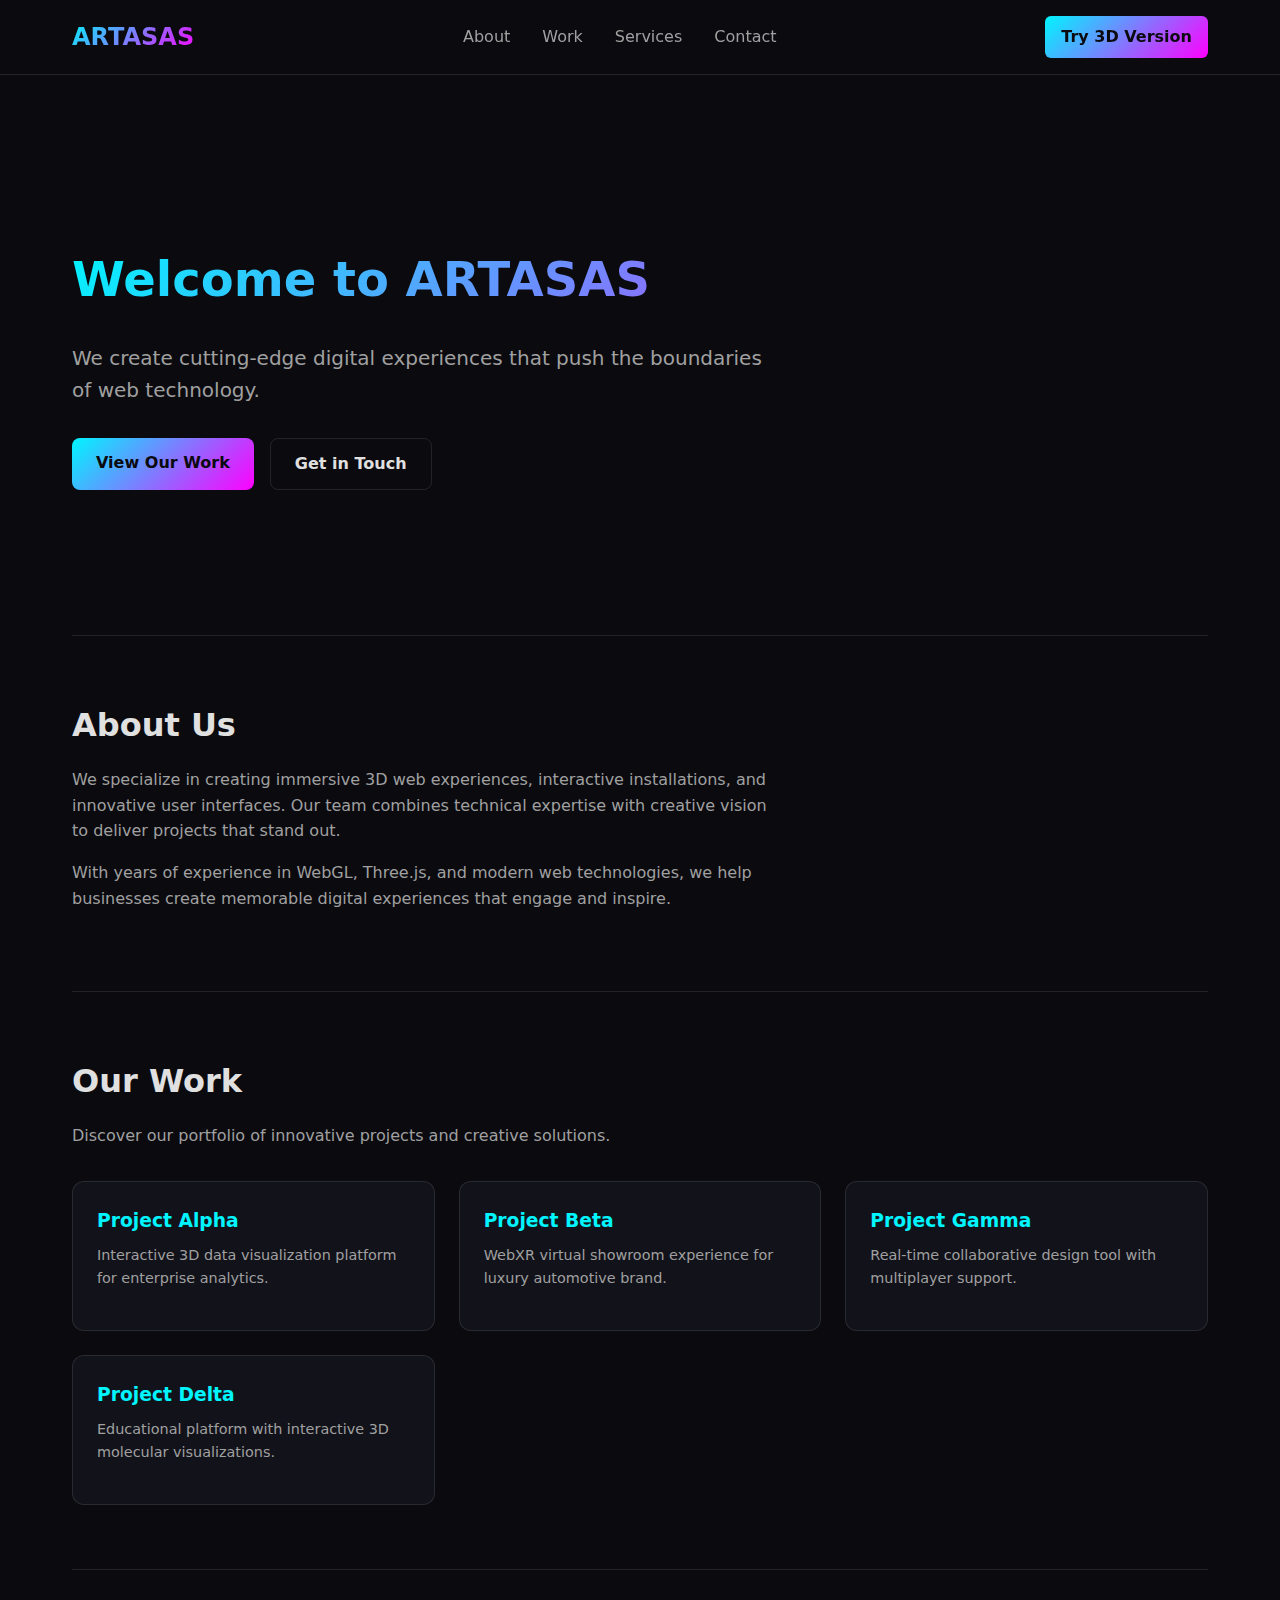
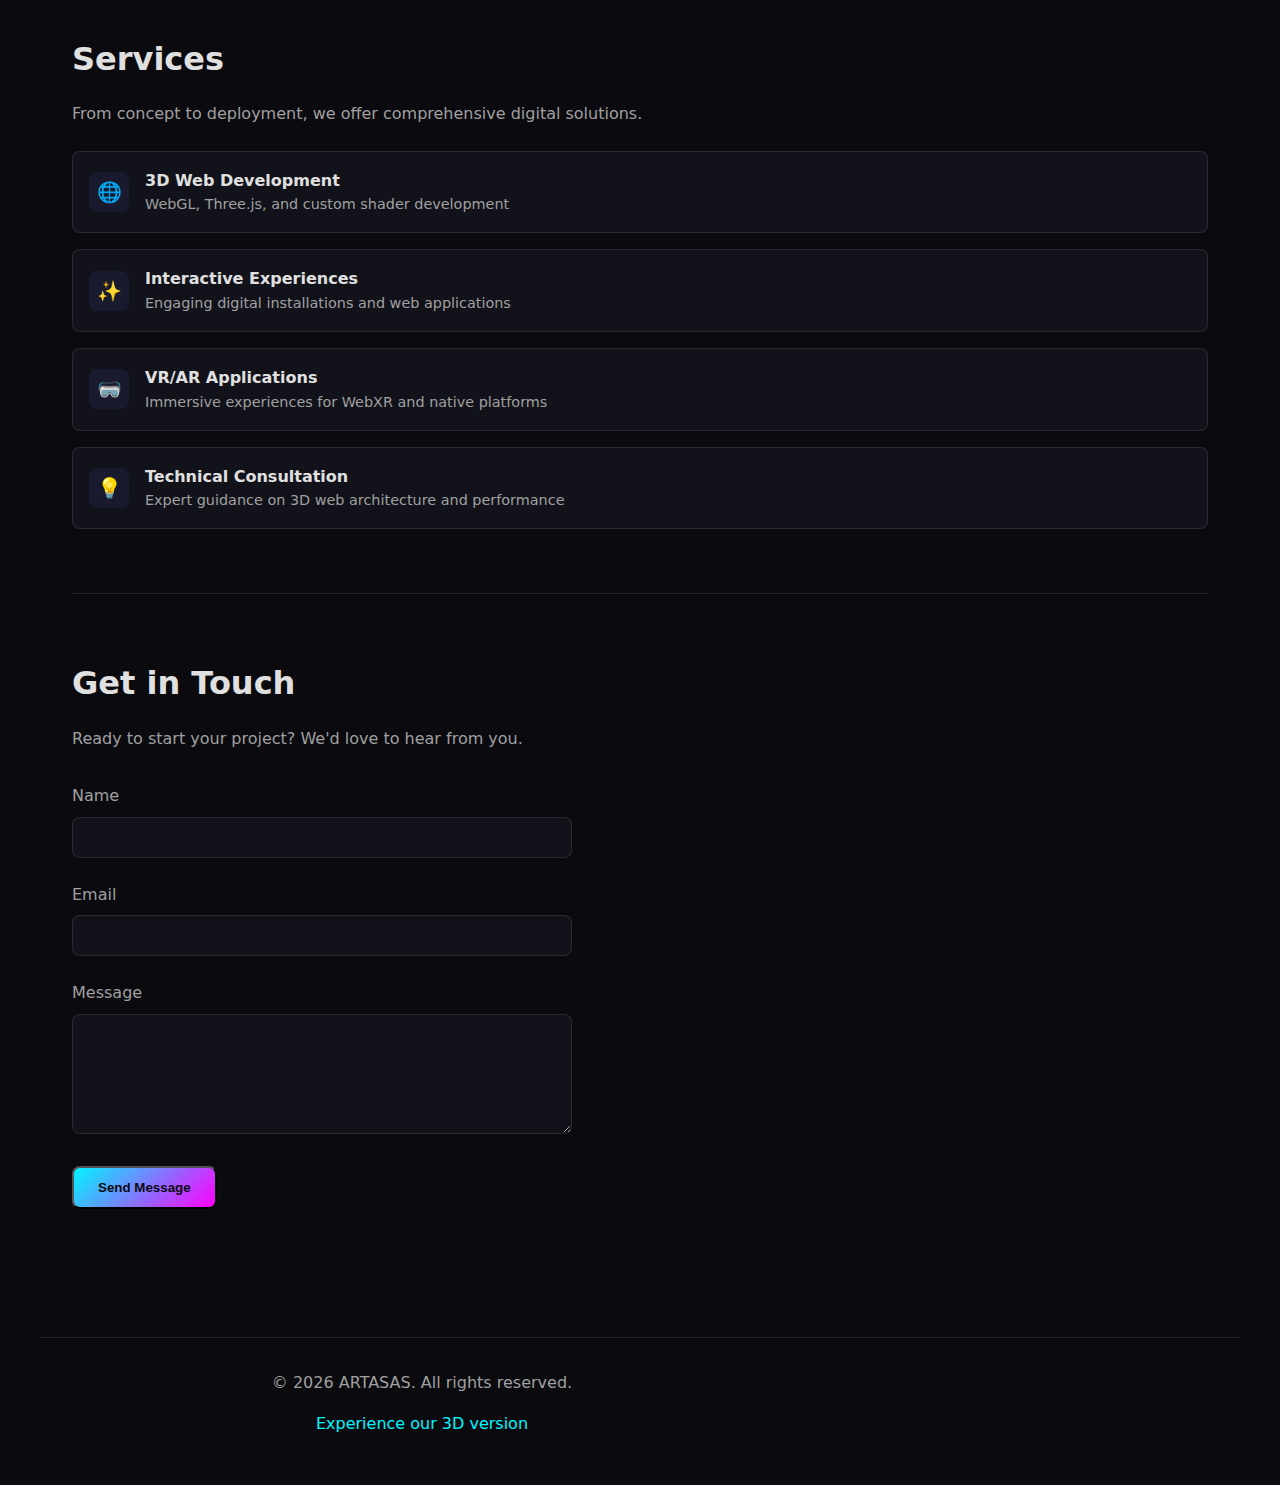
<file: fallback/index.html>
<!DOCTYPE html>
<html lang="en">
<head>
  <meta charset="UTF-8">
  <meta name="viewport" content="width=device-width, initial-scale=1.0">
  <meta name="description" content="2D version of our platform - accessible alternative to the 3D experience">
  <meta name="theme-color" content="#0a0a0f">
  <title>ARTASAS - 2D Version</title>
  <style>
    *, *::before, *::after {
      box-sizing: border-box;
      margin: 0;
      padding: 0;
    }
    
    :root {
      --bg-primary: #0a0a0f;
      --bg-secondary: #12121a;
      --bg-tertiary: #1a1a2e;
      --neon-cyan: #00f5ff;
      --neon-magenta: #ff00ff;
      --neon-purple: #8b5cf6;
      --text-primary: #e0e0e0;
      --text-secondary: #a0a0a0;
      --glass-border: rgba(255, 255, 255, 0.1);
    }
    
    html {
      scroll-behavior: smooth;
    }
    
    body {
      font-family: system-ui, -apple-system, BlinkMacSystemFont, 'Segoe UI', sans-serif;
      background: var(--bg-primary);
      color: var(--text-primary);
      line-height: 1.6;
      min-height: 100vh;
    }
    
    a {
      color: var(--neon-cyan);
      text-decoration: none;
      transition: color 0.2s;
    }
    
    a:hover {
      color: var(--neon-magenta);
    }
    
    /* Header */
    header {
      position: fixed;
      top: 0;
      left: 0;
      right: 0;
      background: rgba(10, 10, 15, 0.9);
      backdrop-filter: blur(10px);
      border-bottom: 1px solid var(--glass-border);
      z-index: 100;
    }
    
    nav {
      max-width: 1200px;
      margin: 0 auto;
      padding: 1rem 2rem;
      display: flex;
      justify-content: space-between;
      align-items: center;
    }
    
    .logo {
      font-size: 1.5rem;
      font-weight: 700;
      background: linear-gradient(135deg, var(--neon-cyan), var(--neon-magenta));
      -webkit-background-clip: text;
      -webkit-text-fill-color: transparent;
      background-clip: text;
    }
    
    .nav-links {
      display: flex;
      gap: 2rem;
      list-style: none;
    }
    
    .nav-links a {
      color: var(--text-secondary);
      transition: color 0.2s;
    }
    
    .nav-links a:hover {
      color: var(--text-primary);
    }
    
    .try-3d {
      padding: 0.5rem 1rem;
      background: linear-gradient(135deg, var(--neon-cyan), var(--neon-magenta));
      color: var(--bg-primary);
      border-radius: 6px;
      font-weight: 600;
    }
    
    /* Main Content */
    main {
      max-width: 1200px;
      margin: 0 auto;
      padding: 6rem 2rem 4rem;
    }
    
    section {
      padding: 4rem 0;
      border-bottom: 1px solid var(--glass-border);
    }
    
    section:last-child {
      border-bottom: none;
    }
    
    h1 {
      font-size: 3rem;
      margin-bottom: 1.5rem;
      background: linear-gradient(135deg, var(--neon-cyan), var(--neon-magenta));
      -webkit-background-clip: text;
      -webkit-text-fill-color: transparent;
      background-clip: text;
    }
    
    h2 {
      font-size: 2rem;
      margin-bottom: 1rem;
      color: var(--text-primary);
    }
    
    p {
      color: var(--text-secondary);
      margin-bottom: 1rem;
      max-width: 700px;
    }
    
    /* Hero */
    .hero {
      min-height: 60vh;
      display: flex;
      flex-direction: column;
      justify-content: center;
    }
    
    .hero-subtitle {
      font-size: 1.25rem;
      color: var(--text-secondary);
      margin-bottom: 2rem;
    }
    
    .hero-cta {
      display: flex;
      gap: 1rem;
      flex-wrap: wrap;
    }
    
    .btn {
      display: inline-block;
      padding: 0.75rem 1.5rem;
      border-radius: 8px;
      font-weight: 600;
      transition: transform 0.2s, box-shadow 0.2s;
    }
    
    .btn:hover {
      transform: translateY(-2px);
    }
    
    .btn-primary {
      background: linear-gradient(135deg, var(--neon-cyan), var(--neon-magenta));
      color: var(--bg-primary);
    }
    
    .btn-secondary {
      border: 1px solid var(--glass-border);
      color: var(--text-primary);
    }
    
    .btn-secondary:hover {
      border-color: var(--neon-cyan);
      color: var(--neon-cyan);
    }
    
    /* Cards */
    .cards {
      display: grid;
      grid-template-columns: repeat(auto-fit, minmax(280px, 1fr));
      gap: 1.5rem;
      margin-top: 2rem;
    }
    
    .card {
      background: var(--bg-secondary);
      border: 1px solid var(--glass-border);
      border-radius: 12px;
      padding: 1.5rem;
      transition: transform 0.2s, border-color 0.2s;
    }
    
    .card:hover {
      transform: translateY(-4px);
      border-color: var(--neon-purple);
    }
    
    .card h3 {
      color: var(--neon-cyan);
      margin-bottom: 0.5rem;
    }
    
    .card p {
      font-size: 0.9rem;
    }
    
    /* Services */
    .services-list {
      display: flex;
      flex-direction: column;
      gap: 1rem;
      margin-top: 1.5rem;
    }
    
    .service-item {
      display: flex;
      align-items: center;
      gap: 1rem;
      padding: 1rem;
      background: var(--bg-secondary);
      border-radius: 8px;
      border: 1px solid var(--glass-border);
    }
    
    .service-icon {
      width: 40px;
      height: 40px;
      display: flex;
      align-items: center;
      justify-content: center;
      background: var(--bg-tertiary);
      border-radius: 8px;
      font-size: 1.25rem;
    }
    
    /* Contact Form */
    .contact-form {
      max-width: 500px;
      margin-top: 2rem;
    }
    
    .form-group {
      margin-bottom: 1.5rem;
    }
    
    label {
      display: block;
      margin-bottom: 0.5rem;
      color: var(--text-secondary);
    }
    
    input, textarea {
      width: 100%;
      padding: 0.75rem;
      background: var(--bg-secondary);
      border: 1px solid var(--glass-border);
      border-radius: 8px;
      color: var(--text-primary);
      font-family: inherit;
      transition: border-color 0.2s;
    }
    
    input:focus, textarea:focus {
      outline: none;
      border-color: var(--neon-cyan);
    }
    
    textarea {
      resize: vertical;
      min-height: 120px;
    }
    
    /* Footer */
    footer {
      max-width: 1200px;
      margin: 0 auto;
      padding: 2rem;
      text-align: center;
      color: var(--text-secondary);
      border-top: 1px solid var(--glass-border);
    }
    
    /* Responsive */
    @media (max-width: 768px) {
      .nav-links {
        display: none;
      }
      
      h1 {
        font-size: 2rem;
      }
      
      main {
        padding: 5rem 1rem 2rem;
      }
      
      section {
        padding: 2rem 0;
      }
    }
    
    /* Reduced Motion */
    @media (prefers-reduced-motion: reduce) {
      * {
        transition: none !important;
        animation: none !important;
      }
      
      html {
        scroll-behavior: auto;
      }
    }
  </style>
</head>
<body>
  <header>
    <nav>
      <a href="#" class="logo">ARTASAS</a>
      <ul class="nav-links">
        <li><a href="#about">About</a></li>
        <li><a href="#work">Work</a></li>
        <li><a href="#services">Services</a></li>
        <li><a href="#contact">Contact</a></li>
      </ul>
      <a href="../index.html" class="try-3d">Try 3D Version</a>
    </nav>
  </header>
  
  <main>
    <section class="hero" id="home">
      <h1>Welcome to ARTASAS</h1>
      <p class="hero-subtitle">
        We create cutting-edge digital experiences that push the boundaries of web technology.
      </p>
      <div class="hero-cta">
        <a href="#work" class="btn btn-primary">View Our Work</a>
        <a href="#contact" class="btn btn-secondary">Get in Touch</a>
      </div>
    </section>
    
    <section id="about">
      <h2>About Us</h2>
      <p>
        We specialize in creating immersive 3D web experiences, interactive installations, 
        and innovative user interfaces. Our team combines technical expertise with creative 
        vision to deliver projects that stand out.
      </p>
      <p>
        With years of experience in WebGL, Three.js, and modern web technologies, we help 
        businesses create memorable digital experiences that engage and inspire.
      </p>
    </section>
    
    <section id="work">
      <h2>Our Work</h2>
      <p>Discover our portfolio of innovative projects and creative solutions.</p>
      
      <div class="cards">
        <div class="card">
          <h3>Project Alpha</h3>
          <p>Interactive 3D data visualization platform for enterprise analytics.</p>
        </div>
        <div class="card">
          <h3>Project Beta</h3>
          <p>WebXR virtual showroom experience for luxury automotive brand.</p>
        </div>
        <div class="card">
          <h3>Project Gamma</h3>
          <p>Real-time collaborative design tool with multiplayer support.</p>
        </div>
        <div class="card">
          <h3>Project Delta</h3>
          <p>Educational platform with interactive 3D molecular visualizations.</p>
        </div>
      </div>
    </section>
    
    <section id="services">
      <h2>Services</h2>
      <p>From concept to deployment, we offer comprehensive digital solutions.</p>
      
      <div class="services-list">
        <div class="service-item">
          <div class="service-icon">🌐</div>
          <div>
            <strong>3D Web Development</strong>
            <p style="margin: 0; font-size: 0.9rem;">WebGL, Three.js, and custom shader development</p>
          </div>
        </div>
        <div class="service-item">
          <div class="service-icon">✨</div>
          <div>
            <strong>Interactive Experiences</strong>
            <p style="margin: 0; font-size: 0.9rem;">Engaging digital installations and web applications</p>
          </div>
        </div>
        <div class="service-item">
          <div class="service-icon">🥽</div>
          <div>
            <strong>VR/AR Applications</strong>
            <p style="margin: 0; font-size: 0.9rem;">Immersive experiences for WebXR and native platforms</p>
          </div>
        </div>
        <div class="service-item">
          <div class="service-icon">💡</div>
          <div>
            <strong>Technical Consultation</strong>
            <p style="margin: 0; font-size: 0.9rem;">Expert guidance on 3D web architecture and performance</p>
          </div>
        </div>
      </div>
    </section>
    
    <section id="contact">
      <h2>Get in Touch</h2>
      <p>Ready to start your project? We'd love to hear from you.</p>
      
      <form class="contact-form" action="#" method="POST">
        <div class="form-group">
          <label for="name">Name</label>
          <input type="text" id="name" name="name" required>
        </div>
        <div class="form-group">
          <label for="email">Email</label>
          <input type="email" id="email" name="email" required>
        </div>
        <div class="form-group">
          <label for="message">Message</label>
          <textarea id="message" name="message" required></textarea>
        </div>
        <button type="submit" class="btn btn-primary">Send Message</button>
      </form>
    </section>
  </main>
  
  <footer>
    <p>&copy; 2026 ARTASAS. All rights reserved.</p>
    <p style="margin-top: 0.5rem;">
      <a href="../index.html">Experience our 3D version</a>
    </p>
  </footer>
</body>
</html>
</file>
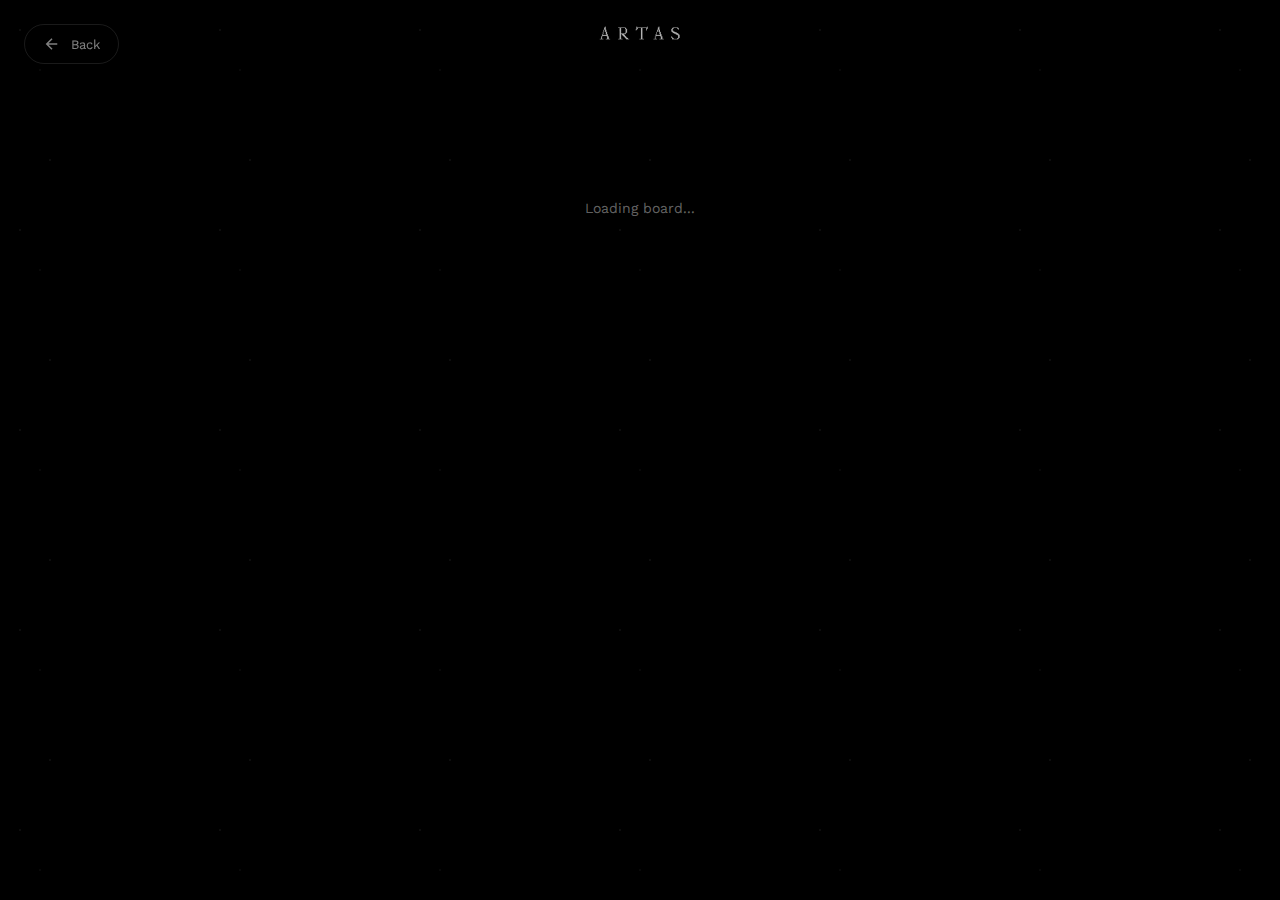
<file: board.html>
<!DOCTYPE html>
<html lang="en">
<head>
  <meta charset="UTF-8">
  <meta name="viewport" content="width=device-width, initial-scale=1.0, maximum-scale=1.0, user-scalable=no">
  <meta name="description" content="ARTASAS - Board">
  <meta name="theme-color" content="#0a0a0f">
  <title>Board — ARTASAS</title>
  <link rel="icon" type="image/png" href="FAVICON.png">
  <link rel="preconnect" href="https://fonts.googleapis.com">
  <link rel="preconnect" href="https://fonts.gstatic.com" crossorigin>
  <link href="https://fonts.googleapis.com/css2?family=Work+Sans:wght@300;400;500;600&display=swap" rel="stylesheet">

  <style>
    *, *::before, *::after { box-sizing: border-box; margin: 0; padding: 0; }

    html, body {
      min-height: 100%;
      background: #000;
      color: #e0e0e0;
      font-family: 'Work Sans', -apple-system, BlinkMacSystemFont, 'Segoe UI', Roboto, sans-serif;
    }

    body::before {
      content: '';
      position: fixed;
      inset: 0;
      background-image:
        radial-gradient(1px 1px at 20px 30px, rgba(255,255,255,0.3), transparent),
        radial-gradient(1px 1px at 40px 70px, rgba(255,255,255,0.2), transparent),
        radial-gradient(1px 1px at 50px 160px, rgba(255,255,255,0.3), transparent);
      background-repeat: repeat;
      background-size: 200px 200px;
      pointer-events: none;
      opacity: 0.6;
    }

    .logo { position: fixed; top: 24px; left: 50%; transform: translateX(-50%); z-index: 100; }
    .logo a { display: block; opacity: 0.7; transition: opacity 0.3s; }
    .logo a:hover { opacity: 1; }
    .logo img { height: 20px; width: auto; }

    .back-btn {
      position: fixed; top: 24px; left: 24px; z-index: 100;
      display: flex; align-items: center; gap: 10px;
      padding: 10px 18px; background: transparent;
      border: 1px solid rgba(255, 255, 255, 0.1); border-radius: 24px;
      color: rgba(255, 255, 255, 0.5); font-size: 13px;
      text-decoration: none; cursor: pointer; transition: all 0.3s ease;
    }
    .back-btn:hover { border-color: rgba(255, 255, 255, 0.25); color: rgba(255, 255, 255, 0.8); }
    .back-btn svg { width: 18px; height: 18px; }

    .board-container { padding: 100px 24px 60px; }

    .board-header {
      text-align: center;
      margin-bottom: 48px;
      padding-bottom: 32px;
      border-bottom: 1px solid rgba(255, 255, 255, 0.06);
    }

    .board-title { font-size: 22px; font-weight: 500; color: #fff; margin-bottom: 8px; }
    .board-meta { font-size: 13px; color: rgba(255, 255, 255, 0.4); }

    .board-actions {
      display: flex; justify-content: center; gap: 8px; margin-top: 16px;
    }

    .board-action-btn {
      padding: 8px 16px; background: rgba(255, 255, 255, 0.06);
      border: 1px solid rgba(255, 255, 255, 0.1); border-radius: 24px;
      color: rgba(255, 255, 255, 0.6); font-family: inherit; font-size: 12px;
      cursor: pointer; transition: all 0.2s ease;
    }
    .board-action-btn:hover { background: rgba(255, 255, 255, 0.1); color: #fff; }
    .board-action-btn.danger:hover { background: rgba(255, 80, 80, 0.15); color: #ff6b6b; border-color: rgba(255, 80, 80, 0.3); }

    .images-grid {
      display: grid;
      grid-template-columns: repeat(auto-fill, minmax(220px, 1fr));
      gap: 12px;
    }

    .grid-item {
      position: relative; aspect-ratio: 1; border-radius: 6px;
      overflow: hidden; background: #0a0a0a; cursor: pointer;
      transition: opacity 0.3s ease;
    }
    .grid-item:hover { opacity: 0.85; }
    .grid-item img { width: 100%; height: 100%; object-fit: cover; }

    .empty-state {
      text-align: center; padding: 80px 24px;
      color: rgba(255, 255, 255, 0.3); font-size: 14px;
    }

    @media (max-width: 768px) {
      .board-container { padding: 90px 16px 40px; }
      .images-grid { grid-template-columns: repeat(auto-fill, minmax(140px, 1fr)); gap: 8px; }
    }
  </style>
</head>
<body>
  <div class="logo"><a href="index.html"><img src="logo2.png" alt="ARTASAS"></a></div>

  <a href="javascript:history.back()" class="back-btn">
    <svg viewBox="0 0 24 24" fill="none" stroke="currentColor" stroke-width="2"><path d="M19 12H5M12 19l-7-7 7-7"/></svg>
    Back
  </a>

  <div class="board-container">
    <div id="loading" style="text-align:center;padding:100px 0;color:rgba(255,255,255,0.4);font-size:14px;">Loading board...</div>

    <div class="board-header" id="board-header" style="display:none;">
      <h1 class="board-title" id="board-title"></h1>
      <p class="board-meta" id="board-meta"></p>
      <div class="board-actions" id="board-actions"></div>
    </div>

    <div class="images-grid" id="images-grid"></div>
  </div>

  <script type="module">
    import { checkAuth } from './assets/js/auth-guard.js';
    import { getBoard, getBoardArtworks, deleteBoard, removeArtworkFromBoard } from './assets/js/db.js';

    const user = await checkAuth();
    if (!user) { window.location.href = 'login.html'; return; }

    const params = new URLSearchParams(window.location.search);
    const boardId = params.get('id');
    if (!boardId) { document.getElementById('loading').textContent = 'No board specified.'; return; }

    const loading = document.getElementById('loading');
    const header = document.getElementById('board-header');
    const grid = document.getElementById('images-grid');

    try {
      const board = await getBoard(boardId);
      if (!board) { loading.textContent = 'Board not found.'; return; }

      loading.style.display = 'none';
      header.style.display = '';
      document.getElementById('board-title').textContent = board.name;
      document.getElementById('board-meta').textContent = `${board.artworkCount || 0} images`;
      document.title = board.name + ' — ARTASAS';

      // Owner actions
      if (board.ownerId === user.uid) {
        const actions = document.getElementById('board-actions');
        const deleteBtn = document.createElement('button');
        deleteBtn.className = 'board-action-btn danger';
        deleteBtn.textContent = 'Delete Board';
        deleteBtn.addEventListener('click', async () => {
          if (confirm('Delete this board? Images will not be deleted.')) {
            await deleteBoard(boardId);
            window.location.href = 'profile.html';
          }
        });
        actions.appendChild(deleteBtn);
      }

      // Load artworks
      const artworks = await getBoardArtworks(boardId);
      if (artworks.length === 0) {
        grid.innerHTML = '<div class="empty-state">This board is empty.</div>';
      } else {
        artworks.forEach(art => {
          const item = document.createElement('div');
          item.className = 'grid-item';
          item.innerHTML = `<img src="${art.imageUrl}" alt="${art.title || ''}" loading="lazy">`;
          grid.appendChild(item);
        });
      }
    } catch (err) {
      console.error('Board load error:', err);
      loading.textContent = 'Could not load board.';
    }
  </script>
</body>
</html>
</file>
